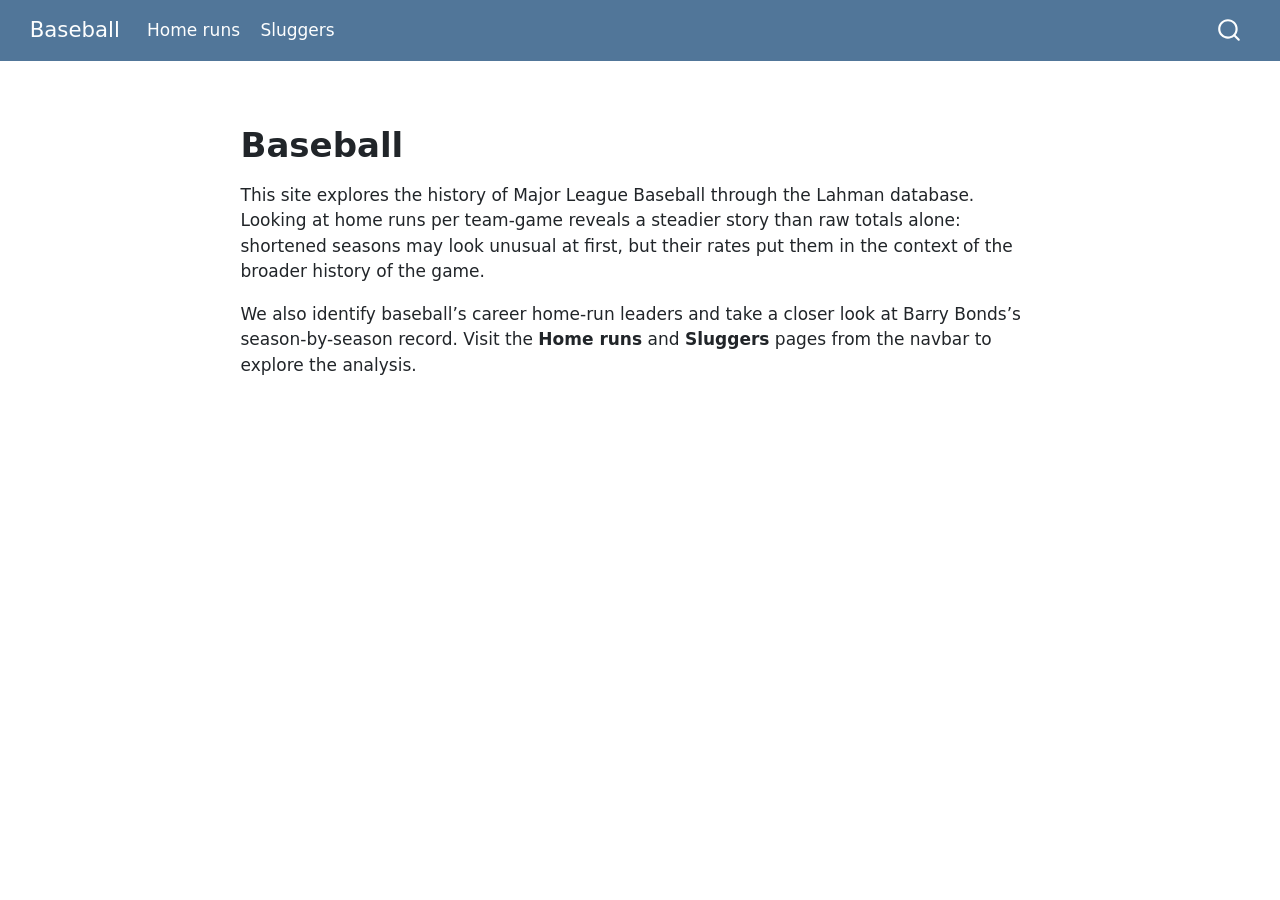
<file: index.html>
<!DOCTYPE html>
<html xmlns="http://www.w3.org/1999/xhtml" lang="en" xml:lang="en"><head>

<meta charset="utf-8">
<meta name="generator" content="quarto-1.10.18">

<meta name="viewport" content="width=device-width, initial-scale=1.0, user-scalable=yes">


<title>Baseball</title>
<style>
/* Default styles provided by pandoc.
** See https://pandoc.org/MANUAL.html#variables-for-html for config info.
*/
span.smallcaps{font-variant: small-caps;}
div.columns{display: flex; gap: 1.5em;}
div.column{flex: auto;}
@media screen {
div.columns{gap: min(4vw, 1.5em);}
div.column{overflow-x: auto;}
}
div.hanging-indent{margin-left: 1.5em; text-indent: -1.5em;}
ul.task-list{list-style: none;}
ul.task-list li input[type="checkbox"] {
  width: 0.8em;
  margin: 0 0.8em 0.2em -1em; /* quarto-specific, see https://github.com/quarto-dev/quarto-cli/issues/4556 */ 
  vertical-align: middle;
}
</style>


<script src="site_libs/quarto-nav/quarto-nav.js"></script>
<script src="site_libs/quarto-nav/headroom.min.js"></script>
<script src="site_libs/clipboard/clipboard.min.js"></script>
<script src="site_libs/quarto-search/autocomplete.umd.js"></script>
<script src="site_libs/quarto-search/fuse.min.js"></script>
<script src="site_libs/quarto-search/quarto-search.js"></script>
<meta name="quarto:offset" content="./">
<script src="site_libs/quarto-html/quarto.js" type="module"></script>
<script src="site_libs/quarto-html/tabsets/tabsets.js" type="module"></script>
<script src="site_libs/quarto-html/popper.min.js"></script>
<script src="site_libs/quarto-html/tippy.umd.min.js"></script>
<script src="site_libs/quarto-html/anchor.min.js"></script>
<link href="site_libs/quarto-html/tippy.css" rel="stylesheet">
<link href="site_libs/quarto-html/quarto-syntax-highlighting-64a204ab8560d761af7679ceaba22944.css" rel="stylesheet" id="quarto-text-highlighting-styles">
<script src="site_libs/bootstrap/bootstrap.min.js"></script>
<link href="site_libs/bootstrap/bootstrap-icons.css" rel="stylesheet">
<link href="site_libs/bootstrap/bootstrap-c0e69984648beb6ea283aa33ed33b9aa.min.css" rel="stylesheet" append-hash="true" id="quarto-bootstrap" data-mode="light">
<script id="quarto-search-options" type="application/json">{
  "location": "navbar",
  "copy-button": false,
  "collapse-after": 3,
  "panel-placement": "end",
  "type": "overlay",
  "limit": 50,
  "keyboard-shortcut": [
    "f",
    "/",
    "s"
  ],
  "show-item-context": false,
  "language": {
    "search-no-results-text": "No results",
    "search-matching-documents-text": "matching documents",
    "search-copy-link-title": "Copy link to search",
    "search-hide-matches-text": "Hide additional matches",
    "search-more-match-text": "more match in this document",
    "search-more-matches-text": "more matches in this document",
    "search-clear-button-title": "Clear",
    "search-text-placeholder": "",
    "search-detached-cancel-button-title": "Cancel",
    "search-submit-button-title": "Submit",
    "search-label": "Search"
  }
}</script>


</head>

<body class="nav-fixed fullcontent quarto-light">

<div id="quarto-search-results"></div>
  <header id="quarto-header" class="headroom fixed-top">
    <nav class="navbar navbar-expand-lg " data-bs-theme="dark">
      <div class="navbar-container container-fluid">
      <div class="navbar-brand-container mx-auto">
    <a class="navbar-brand" href="./index.html">
    <span class="navbar-title">Baseball</span>
    </a>
  </div>
            <div id="quarto-search" class="" title="Search"></div>
          <button class="navbar-toggler" type="button" data-bs-toggle="collapse" data-bs-target="#navbarCollapse" aria-controls="navbarCollapse" role="menu" aria-expanded="false" aria-label="Toggle navigation" onclick="if (window.quartoToggleHeadroom) { window.quartoToggleHeadroom(); }">
  <span class="navbar-toggler-icon"></span>
</button>
          <div class="collapse navbar-collapse" id="navbarCollapse">
            <ul class="navbar-nav navbar-nav-scroll me-auto">
  <li class="nav-item">
    <a class="nav-link" href="./home-runs.html"> 
<span class="menu-text">Home runs</span></a>
  </li>  
  <li class="nav-item">
    <a class="nav-link" href="./sluggers.html"> 
<span class="menu-text">Sluggers</span></a>
  </li>  
</ul>
          </div> <!-- /navcollapse -->
            <div class="quarto-navbar-tools">
</div>
      </div> <!-- /container-fluid -->
    </nav>
</header>
<!-- content -->
<div id="quarto-content" class="quarto-container page-columns page-rows-contents page-layout-article page-navbar">
<!-- sidebar -->
<!-- margin-sidebar -->
    
<!-- main -->
<main class="content" id="quarto-document-content"><header id="title-block-header" class="quarto-title-block"></header>




<section id="baseball" class="level1">
<h1>Baseball</h1>
<p>This site explores the history of Major League Baseball through the Lahman database. Looking at home runs per team-game reveals a steadier story than raw totals alone: shortened seasons may look unusual at first, but their rates put them in the context of the broader history of the game.</p>
<p>We also identify baseball’s career home-run leaders and take a closer look at Barry Bonds’s season-by-season record. Visit the <strong>Home runs</strong> and <strong>Sluggers</strong> pages from the navbar to explore the analysis.</p>


</section>

</main> <!-- /main -->
<script id="quarto-html-after-body" type="application/javascript">
  window.document.addEventListener("DOMContentLoaded", function (event) {
    const icon = "";
    const anchorJS = new window.AnchorJS();
    anchorJS.options = {
      placement: 'right',
      icon: icon
    };
    anchorJS.add('.anchored');
    const isCodeAnnotation = (el) => {
      for (const clz of el.classList) {
        if (clz.startsWith('code-annotation-')) {                     
          return true;
        }
      }
      return false;
    }
    const onCopySuccess = function(e) {
      // button target
      const button = e.trigger;
      // don't keep focus
      button.blur();
      // flash "checked"
      button.classList.add('code-copy-button-checked');
      var currentTitle = button.getAttribute("title");
      button.setAttribute("title", "Copied!");
      let tooltip;
      if (window.bootstrap) {
        button.setAttribute("data-bs-toggle", "tooltip");
        button.setAttribute("data-bs-placement", "left");
        button.setAttribute("data-bs-title", "Copied!");
        tooltip = new bootstrap.Tooltip(button, 
          { trigger: "manual", 
            customClass: "code-copy-button-tooltip",
            offset: [0, -8]});
        tooltip.show();    
      }
      setTimeout(function() {
        if (tooltip) {
          tooltip.hide();
          button.removeAttribute("data-bs-title");
          button.removeAttribute("data-bs-toggle");
          button.removeAttribute("data-bs-placement");
        }
        button.setAttribute("title", currentTitle);
        button.classList.remove('code-copy-button-checked');
      }, 1000);
      // clear code selection
      e.clearSelection();
    }
    const getTextToCopy = function(trigger) {
      const outerScaffold = trigger.parentElement.cloneNode(true);
      const codeEl = outerScaffold.querySelector('code');
      for (const childEl of codeEl.children) {
        if (isCodeAnnotation(childEl)) {
          childEl.remove();
        }
      }
      return codeEl.innerText;
    }
    const clipboard = new window.ClipboardJS('.code-copy-button:not([data-in-quarto-modal])', {
      text: getTextToCopy
    });
    clipboard.on('success', onCopySuccess);
    if (window.document.getElementById('quarto-embedded-source-code-modal')) {
      const clipboardModal = new window.ClipboardJS('.code-copy-button[data-in-quarto-modal]', {
        text: getTextToCopy,
        container: window.document.getElementById('quarto-embedded-source-code-modal')
      });
      clipboardModal.on('success', onCopySuccess);
    }
      var localhostRegex = new RegExp(/^(?:http|https):\/\/localhost\:?[0-9]*\//);
      var mailtoRegex = new RegExp(/^mailto:/);
        var filterRegex = new RegExp('/' + window.location.host + '/');
      var isInternal = (href) => {
          return filterRegex.test(href) || localhostRegex.test(href) || mailtoRegex.test(href);
      }
      // Inspect non-navigation links and adorn them if external
     var links = window.document.querySelectorAll('a[href]:not(.nav-link):not(.navbar-brand):not(.toc-action):not(.sidebar-link):not(.sidebar-item-toggle):not(.pagination-link):not(.no-external):not([aria-hidden]):not(.dropdown-item):not(.quarto-navigation-tool):not(.about-link)');
      for (var i=0; i<links.length; i++) {
        const link = links[i];
        if (!isInternal(link.href)) {
          // undo the damage that might have been done by quarto-nav.js in the case of
          // links that we want to consider external
          if (link.dataset.originalHref !== undefined) {
            link.href = link.dataset.originalHref;
          }
        }
      }
    function tippyHover(el, contentFn, onTriggerFn, onUntriggerFn) {
      const config = {
        allowHTML: true,
        maxWidth: 500,
        delay: 100,
        arrow: false,
        appendTo: function(el) {
            return el.parentElement;
        },
        interactive: true,
        interactiveBorder: 10,
        theme: 'quarto',
        placement: 'bottom-start',
      };
      if (contentFn) {
        config.content = contentFn;
      }
      if (onTriggerFn) {
        config.onTrigger = onTriggerFn;
      }
      if (onUntriggerFn) {
        config.onUntrigger = onUntriggerFn;
      }
      window.tippy(el, config); 
    }
    const noterefs = window.document.querySelectorAll('a[role="doc-noteref"]');
    for (var i=0; i<noterefs.length; i++) {
      const ref = noterefs[i];
      tippyHover(ref, function() {
        // use id or data attribute instead here
        let href = ref.getAttribute('data-footnote-href') || ref.getAttribute('href');
        try { href = new URL(href).hash; } catch {}
        const id = href.replace(/^#\/?/, "");
        const note = window.document.getElementById(id);
        if (note) {
          return note.innerHTML;
        } else {
          return "";
        }
      });
    }
    const xrefs = window.document.querySelectorAll('a.quarto-xref');
    const processXRef = (id, note) => {
      // Strip column container classes
      const stripColumnClz = (el) => {
        el.classList.remove("page-full", "page-columns");
        if (el.children) {
          for (const child of el.children) {
            stripColumnClz(child);
          }
        }
      }
      stripColumnClz(note)
      if (id === null || id.startsWith('sec-')) {
        // Special case sections, only their first couple elements
        const container = document.createElement("div");
        if (note.children && note.children.length > 2) {
          container.appendChild(note.children[0].cloneNode(true));
          for (let i = 1; i < note.children.length; i++) {
            const child = note.children[i];
            if (child.tagName === "P" && child.innerText === "") {
              continue;
            } else {
              container.appendChild(child.cloneNode(true));
              break;
            }
          }
          if (window.Quarto?.typesetMath) {
            window.Quarto.typesetMath(container);
          }
          return container.innerHTML
        } else {
          if (window.Quarto?.typesetMath) {
            window.Quarto.typesetMath(note);
          }
          return note.innerHTML;
        }
      } else {
        // Remove any anchor links if they are present
        const anchorLink = note.querySelector('a.anchorjs-link');
        if (anchorLink) {
          anchorLink.remove();
        }
        if (window.Quarto?.typesetMath) {
          window.Quarto.typesetMath(note);
        }
        if (note.classList.contains("callout")) {
          return note.outerHTML;
        } else {
          return note.innerHTML;
        }
      }
    }
    for (var i=0; i<xrefs.length; i++) {
      const xref = xrefs[i];
      tippyHover(xref, undefined, function(instance) {
        instance.disable();
        let url = xref.getAttribute('href');
        let hash = undefined; 
        if (url.startsWith('#')) {
          hash = url;
        } else {
          try { hash = new URL(url).hash; } catch {}
        }
        if (hash) {
          const id = hash.replace(/^#\/?/, "");
          const note = window.document.getElementById(id);
          if (note !== null) {
            try {
              const html = processXRef(id, note.cloneNode(true));
              instance.setContent(html);
            } finally {
              instance.enable();
              instance.show();
            }
          } else {
            // See if we can fetch this
            fetch(url.split('#')[0])
            .then(res => res.text())
            .then(html => {
              const parser = new DOMParser();
              const htmlDoc = parser.parseFromString(html, "text/html");
              const note = htmlDoc.getElementById(id);
              if (note !== null) {
                const html = processXRef(id, note);
                instance.setContent(html);
              } 
            }).finally(() => {
              instance.enable();
              instance.show();
            });
          }
        } else {
          // See if we can fetch a full url (with no hash to target)
          // This is a special case and we should probably do some content thinning / targeting
          fetch(url)
          .then(res => res.text())
          .then(html => {
            const parser = new DOMParser();
            const htmlDoc = parser.parseFromString(html, "text/html");
            const note = htmlDoc.querySelector('main.content');
            if (note !== null) {
              // This should only happen for chapter cross references
              // (since there is no id in the URL)
              // remove the first header
              if (note.children.length > 0 && note.children[0].tagName === "HEADER") {
                note.children[0].remove();
              }
              const html = processXRef(null, note);
              instance.setContent(html);
            } 
          }).finally(() => {
            instance.enable();
            instance.show();
          });
        }
      }, function(instance) {
      });
    }
        let selectedAnnoteEl;
        const selectorForAnnotation = ( cell, annotation) => {
          let cellAttr = 'data-code-cell="' + cell + '"';
          let lineAttr = 'data-code-annotation="' +  annotation + '"';
          const selector = 'span[' + cellAttr + '][' + lineAttr + ']';
          return selector;
        }
        const selectCodeLines = (annoteEl) => {
          const doc = window.document;
          const targetCell = annoteEl.getAttribute("data-target-cell");
          const targetAnnotation = annoteEl.getAttribute("data-target-annotation");
          const annoteSpan = window.document.querySelector(selectorForAnnotation(targetCell, targetAnnotation));
          const lines = annoteSpan.getAttribute("data-code-lines").split(",");
          const lineIds = lines.map((line) => {
            return targetCell + "-" + line;
          })
          let top = null;
          let height = null;
          let parent = null;
          if (lineIds.length > 0) {
              //compute the position of the single el (top and bottom and make a div)
              const el = window.document.getElementById(lineIds[0]);
              top = el.offsetTop;
              height = el.offsetHeight;
              parent = el.parentElement.parentElement;
            if (lineIds.length > 1) {
              const lastEl = window.document.getElementById(lineIds[lineIds.length - 1]);
              const bottom = lastEl.offsetTop + lastEl.offsetHeight;
              height = bottom - top;
            }
            if (top !== null && height !== null && parent !== null) {
              // cook up a div (if necessary) and position it 
              let div = window.document.getElementById("code-annotation-line-highlight");
              if (div === null) {
                div = window.document.createElement("div");
                div.setAttribute("id", "code-annotation-line-highlight");
                div.style.position = 'absolute';
                parent.appendChild(div);
              }
              div.style.top = top - 2 + "px";
              div.style.height = height + 4 + "px";
              div.style.left = 0;
              let gutterDiv = window.document.getElementById("code-annotation-line-highlight-gutter");
              if (gutterDiv === null) {
                gutterDiv = window.document.createElement("div");
                gutterDiv.setAttribute("id", "code-annotation-line-highlight-gutter");
                gutterDiv.style.position = 'absolute';
                const codeCell = window.document.getElementById(targetCell);
                const gutter = codeCell.querySelector('.code-annotation-gutter');
                gutter.appendChild(gutterDiv);
              }
              gutterDiv.style.top = top - 2 + "px";
              gutterDiv.style.height = height + 4 + "px";
            }
            selectedAnnoteEl = annoteEl;
          }
        };
        const unselectCodeLines = () => {
          const elementsIds = ["code-annotation-line-highlight", "code-annotation-line-highlight-gutter"];
          elementsIds.forEach((elId) => {
            const div = window.document.getElementById(elId);
            if (div) {
              div.remove();
            }
          });
          selectedAnnoteEl = undefined;
        };
          // Handle positioning of the toggle
      window.addEventListener(
        "resize",
        throttle(() => {
          elRect = undefined;
          if (selectedAnnoteEl) {
            selectCodeLines(selectedAnnoteEl);
          }
        }, 10)
      );
      function throttle(fn, ms) {
      let throttle = false;
      let timer;
        return (...args) => {
          if(!throttle) { // first call gets through
              fn.apply(this, args);
              throttle = true;
          } else { // all the others get throttled
              if(timer) clearTimeout(timer); // cancel #2
              timer = setTimeout(() => {
                fn.apply(this, args);
                timer = throttle = false;
              }, ms);
          }
        };
      }
        // Attach click handler to the DT
        const annoteDls = window.document.querySelectorAll('dt[data-target-cell]');
        for (const annoteDlNode of annoteDls) {
          annoteDlNode.addEventListener('click', (event) => {
            const clickedEl = event.target;
            if (clickedEl !== selectedAnnoteEl) {
              unselectCodeLines();
              const activeEl = window.document.querySelector('dt[data-target-cell].code-annotation-active');
              if (activeEl) {
                activeEl.classList.remove('code-annotation-active');
              }
              selectCodeLines(clickedEl);
              clickedEl.classList.add('code-annotation-active');
            } else {
              // Unselect the line
              unselectCodeLines();
              clickedEl.classList.remove('code-annotation-active');
            }
          });
        }
    const findCites = (el) => {
      const parentEl = el.parentElement;
      if (parentEl) {
        const cites = parentEl.dataset.cites;
        if (cites) {
          return {
            el,
            cites: cites.split(' ')
          };
        } else {
          return findCites(el.parentElement)
        }
      } else {
        return undefined;
      }
    };
    var bibliorefs = window.document.querySelectorAll('a[role="doc-biblioref"]');
    for (var i=0; i<bibliorefs.length; i++) {
      const ref = bibliorefs[i];
      const citeInfo = findCites(ref);
      if (citeInfo) {
        tippyHover(citeInfo.el, function() {
          var popup = window.document.createElement('div');
          citeInfo.cites.forEach(function(cite) {
            var citeDiv = window.document.createElement('div');
            citeDiv.classList.add('hanging-indent');
            citeDiv.classList.add('csl-entry');
            var biblioDiv = window.document.getElementById('ref-' + cite);
            if (biblioDiv) {
              citeDiv.innerHTML = biblioDiv.innerHTML;
            }
            popup.appendChild(citeDiv);
          });
          return popup.innerHTML;
        });
      }
    }
  });
  </script>
</div> <!-- /content -->




</body></html>
</file>
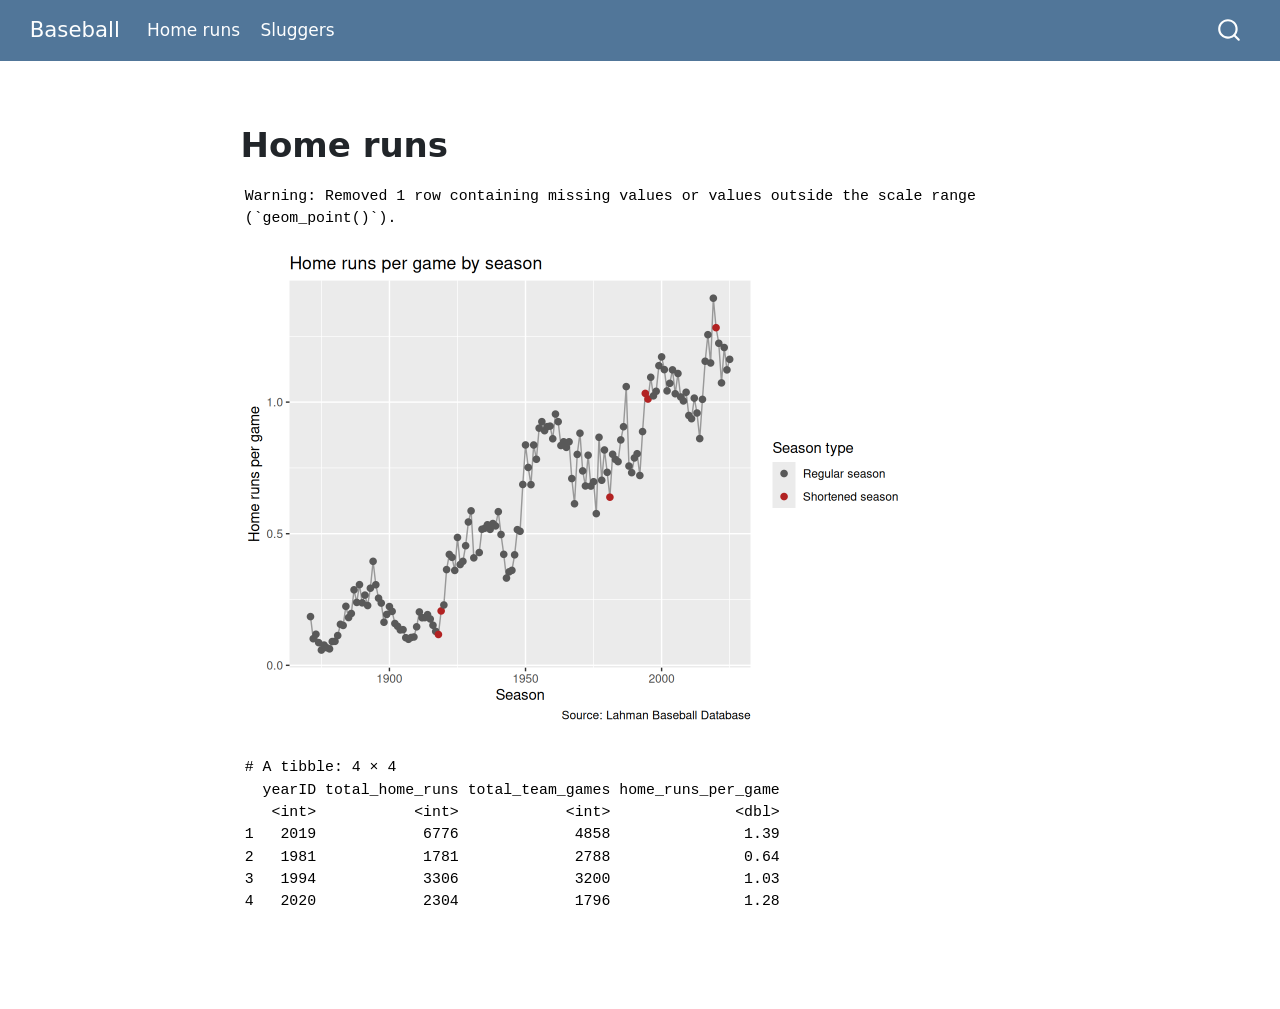
<file: home-runs.html>
<!DOCTYPE html>
<html xmlns="http://www.w3.org/1999/xhtml" lang="en" xml:lang="en"><head>

<meta charset="utf-8">
<meta name="generator" content="quarto-1.10.18">

<meta name="viewport" content="width=device-width, initial-scale=1.0, user-scalable=yes">


<title>home-runs – Baseball</title>
<style>
/* Default styles provided by pandoc.
** See https://pandoc.org/MANUAL.html#variables-for-html for config info.
*/
span.smallcaps{font-variant: small-caps;}
div.columns{display: flex; gap: 1.5em;}
div.column{flex: auto;}
@media screen {
div.columns{gap: min(4vw, 1.5em);}
div.column{overflow-x: auto;}
}
div.hanging-indent{margin-left: 1.5em; text-indent: -1.5em;}
ul.task-list{list-style: none;}
ul.task-list li input[type="checkbox"] {
  width: 0.8em;
  margin: 0 0.8em 0.2em -1em; /* quarto-specific, see https://github.com/quarto-dev/quarto-cli/issues/4556 */ 
  vertical-align: middle;
}
</style>


<script src="site_libs/quarto-nav/quarto-nav.js"></script>
<script src="site_libs/quarto-nav/headroom.min.js"></script>
<script src="site_libs/clipboard/clipboard.min.js"></script>
<script src="site_libs/quarto-search/autocomplete.umd.js"></script>
<script src="site_libs/quarto-search/fuse.min.js"></script>
<script src="site_libs/quarto-search/quarto-search.js"></script>
<meta name="quarto:offset" content="./">
<script src="site_libs/quarto-html/quarto.js" type="module"></script>
<script src="site_libs/quarto-html/tabsets/tabsets.js" type="module"></script>
<script src="site_libs/quarto-html/popper.min.js"></script>
<script src="site_libs/quarto-html/tippy.umd.min.js"></script>
<script src="site_libs/quarto-html/anchor.min.js"></script>
<link href="site_libs/quarto-html/tippy.css" rel="stylesheet">
<link href="site_libs/quarto-html/quarto-syntax-highlighting-64a204ab8560d761af7679ceaba22944.css" rel="stylesheet" id="quarto-text-highlighting-styles">
<script src="site_libs/bootstrap/bootstrap.min.js"></script>
<link href="site_libs/bootstrap/bootstrap-icons.css" rel="stylesheet">
<link href="site_libs/bootstrap/bootstrap-c0e69984648beb6ea283aa33ed33b9aa.min.css" rel="stylesheet" append-hash="true" id="quarto-bootstrap" data-mode="light">
<script id="quarto-search-options" type="application/json">{
  "location": "navbar",
  "copy-button": false,
  "collapse-after": 3,
  "panel-placement": "end",
  "type": "overlay",
  "limit": 50,
  "keyboard-shortcut": [
    "f",
    "/",
    "s"
  ],
  "show-item-context": false,
  "language": {
    "search-no-results-text": "No results",
    "search-matching-documents-text": "matching documents",
    "search-copy-link-title": "Copy link to search",
    "search-hide-matches-text": "Hide additional matches",
    "search-more-match-text": "more match in this document",
    "search-more-matches-text": "more matches in this document",
    "search-clear-button-title": "Clear",
    "search-text-placeholder": "",
    "search-detached-cancel-button-title": "Cancel",
    "search-submit-button-title": "Submit",
    "search-label": "Search"
  }
}</script>


</head>

<body class="nav-fixed fullcontent quarto-light">

<div id="quarto-search-results"></div>
  <header id="quarto-header" class="headroom fixed-top">
    <nav class="navbar navbar-expand-lg " data-bs-theme="dark">
      <div class="navbar-container container-fluid">
      <div class="navbar-brand-container mx-auto">
    <a class="navbar-brand" href="./index.html">
    <span class="navbar-title">Baseball</span>
    </a>
  </div>
            <div id="quarto-search" class="" title="Search"></div>
          <button class="navbar-toggler" type="button" data-bs-toggle="collapse" data-bs-target="#navbarCollapse" aria-controls="navbarCollapse" role="menu" aria-expanded="false" aria-label="Toggle navigation" onclick="if (window.quartoToggleHeadroom) { window.quartoToggleHeadroom(); }">
  <span class="navbar-toggler-icon"></span>
</button>
          <div class="collapse navbar-collapse" id="navbarCollapse">
            <ul class="navbar-nav navbar-nav-scroll me-auto">
  <li class="nav-item">
    <a class="nav-link active" href="./home-runs.html" aria-current="page"> 
<span class="menu-text">Home runs</span></a>
  </li>  
  <li class="nav-item">
    <a class="nav-link" href="./sluggers.html"> 
<span class="menu-text">Sluggers</span></a>
  </li>  
</ul>
          </div> <!-- /navcollapse -->
            <div class="quarto-navbar-tools">
</div>
      </div> <!-- /container-fluid -->
    </nav>
</header>
<!-- content -->
<div id="quarto-content" class="quarto-container page-columns page-rows-contents page-layout-article page-navbar">
<!-- sidebar -->
<!-- margin-sidebar -->
    
<!-- main -->
<main class="content" id="quarto-document-content"><header id="title-block-header" class="quarto-title-block"></header>




<section id="home-runs" class="level1">
<h1>Home runs</h1>
<div class="cell">
<div class="cell-output cell-output-stderr">
<pre><code>Warning: Removed 1 row containing missing values or values outside the scale range
(`geom_point()`).</code></pre>
</div>
<div class="cell-output-display">
<div>
<figure class="figure">
<p><img src="home-runs_files/figure-html/unnamed-chunk-3-1.png" class="img-fluid figure-img" width="672"></p>
</figure>
</div>
</div>
</div>
<div class="cell">
<div class="cell-output cell-output-stdout">
<pre><code># A tibble: 4 × 4
  yearID total_home_runs total_team_games home_runs_per_game
   &lt;int&gt;           &lt;int&gt;            &lt;int&gt;              &lt;dbl&gt;
1   2019            6776             4858               1.39
2   1981            1781             2788               0.64
3   1994            3306             3200               1.03
4   2020            2304             1796               1.28</code></pre>
</div>
</div>


</section>

</main> <!-- /main -->
<script id="quarto-html-after-body" type="application/javascript">
  window.document.addEventListener("DOMContentLoaded", function (event) {
    const icon = "";
    const anchorJS = new window.AnchorJS();
    anchorJS.options = {
      placement: 'right',
      icon: icon
    };
    anchorJS.add('.anchored');
    const isCodeAnnotation = (el) => {
      for (const clz of el.classList) {
        if (clz.startsWith('code-annotation-')) {                     
          return true;
        }
      }
      return false;
    }
    const onCopySuccess = function(e) {
      // button target
      const button = e.trigger;
      // don't keep focus
      button.blur();
      // flash "checked"
      button.classList.add('code-copy-button-checked');
      var currentTitle = button.getAttribute("title");
      button.setAttribute("title", "Copied!");
      let tooltip;
      if (window.bootstrap) {
        button.setAttribute("data-bs-toggle", "tooltip");
        button.setAttribute("data-bs-placement", "left");
        button.setAttribute("data-bs-title", "Copied!");
        tooltip = new bootstrap.Tooltip(button, 
          { trigger: "manual", 
            customClass: "code-copy-button-tooltip",
            offset: [0, -8]});
        tooltip.show();    
      }
      setTimeout(function() {
        if (tooltip) {
          tooltip.hide();
          button.removeAttribute("data-bs-title");
          button.removeAttribute("data-bs-toggle");
          button.removeAttribute("data-bs-placement");
        }
        button.setAttribute("title", currentTitle);
        button.classList.remove('code-copy-button-checked');
      }, 1000);
      // clear code selection
      e.clearSelection();
    }
    const getTextToCopy = function(trigger) {
      const outerScaffold = trigger.parentElement.cloneNode(true);
      const codeEl = outerScaffold.querySelector('code');
      for (const childEl of codeEl.children) {
        if (isCodeAnnotation(childEl)) {
          childEl.remove();
        }
      }
      return codeEl.innerText;
    }
    const clipboard = new window.ClipboardJS('.code-copy-button:not([data-in-quarto-modal])', {
      text: getTextToCopy
    });
    clipboard.on('success', onCopySuccess);
    if (window.document.getElementById('quarto-embedded-source-code-modal')) {
      const clipboardModal = new window.ClipboardJS('.code-copy-button[data-in-quarto-modal]', {
        text: getTextToCopy,
        container: window.document.getElementById('quarto-embedded-source-code-modal')
      });
      clipboardModal.on('success', onCopySuccess);
    }
      var localhostRegex = new RegExp(/^(?:http|https):\/\/localhost\:?[0-9]*\//);
      var mailtoRegex = new RegExp(/^mailto:/);
        var filterRegex = new RegExp('/' + window.location.host + '/');
      var isInternal = (href) => {
          return filterRegex.test(href) || localhostRegex.test(href) || mailtoRegex.test(href);
      }
      // Inspect non-navigation links and adorn them if external
     var links = window.document.querySelectorAll('a[href]:not(.nav-link):not(.navbar-brand):not(.toc-action):not(.sidebar-link):not(.sidebar-item-toggle):not(.pagination-link):not(.no-external):not([aria-hidden]):not(.dropdown-item):not(.quarto-navigation-tool):not(.about-link)');
      for (var i=0; i<links.length; i++) {
        const link = links[i];
        if (!isInternal(link.href)) {
          // undo the damage that might have been done by quarto-nav.js in the case of
          // links that we want to consider external
          if (link.dataset.originalHref !== undefined) {
            link.href = link.dataset.originalHref;
          }
        }
      }
    function tippyHover(el, contentFn, onTriggerFn, onUntriggerFn) {
      const config = {
        allowHTML: true,
        maxWidth: 500,
        delay: 100,
        arrow: false,
        appendTo: function(el) {
            return el.parentElement;
        },
        interactive: true,
        interactiveBorder: 10,
        theme: 'quarto',
        placement: 'bottom-start',
      };
      if (contentFn) {
        config.content = contentFn;
      }
      if (onTriggerFn) {
        config.onTrigger = onTriggerFn;
      }
      if (onUntriggerFn) {
        config.onUntrigger = onUntriggerFn;
      }
      window.tippy(el, config); 
    }
    const noterefs = window.document.querySelectorAll('a[role="doc-noteref"]');
    for (var i=0; i<noterefs.length; i++) {
      const ref = noterefs[i];
      tippyHover(ref, function() {
        // use id or data attribute instead here
        let href = ref.getAttribute('data-footnote-href') || ref.getAttribute('href');
        try { href = new URL(href).hash; } catch {}
        const id = href.replace(/^#\/?/, "");
        const note = window.document.getElementById(id);
        if (note) {
          return note.innerHTML;
        } else {
          return "";
        }
      });
    }
    const xrefs = window.document.querySelectorAll('a.quarto-xref');
    const processXRef = (id, note) => {
      // Strip column container classes
      const stripColumnClz = (el) => {
        el.classList.remove("page-full", "page-columns");
        if (el.children) {
          for (const child of el.children) {
            stripColumnClz(child);
          }
        }
      }
      stripColumnClz(note)
      if (id === null || id.startsWith('sec-')) {
        // Special case sections, only their first couple elements
        const container = document.createElement("div");
        if (note.children && note.children.length > 2) {
          container.appendChild(note.children[0].cloneNode(true));
          for (let i = 1; i < note.children.length; i++) {
            const child = note.children[i];
            if (child.tagName === "P" && child.innerText === "") {
              continue;
            } else {
              container.appendChild(child.cloneNode(true));
              break;
            }
          }
          if (window.Quarto?.typesetMath) {
            window.Quarto.typesetMath(container);
          }
          return container.innerHTML
        } else {
          if (window.Quarto?.typesetMath) {
            window.Quarto.typesetMath(note);
          }
          return note.innerHTML;
        }
      } else {
        // Remove any anchor links if they are present
        const anchorLink = note.querySelector('a.anchorjs-link');
        if (anchorLink) {
          anchorLink.remove();
        }
        if (window.Quarto?.typesetMath) {
          window.Quarto.typesetMath(note);
        }
        if (note.classList.contains("callout")) {
          return note.outerHTML;
        } else {
          return note.innerHTML;
        }
      }
    }
    for (var i=0; i<xrefs.length; i++) {
      const xref = xrefs[i];
      tippyHover(xref, undefined, function(instance) {
        instance.disable();
        let url = xref.getAttribute('href');
        let hash = undefined; 
        if (url.startsWith('#')) {
          hash = url;
        } else {
          try { hash = new URL(url).hash; } catch {}
        }
        if (hash) {
          const id = hash.replace(/^#\/?/, "");
          const note = window.document.getElementById(id);
          if (note !== null) {
            try {
              const html = processXRef(id, note.cloneNode(true));
              instance.setContent(html);
            } finally {
              instance.enable();
              instance.show();
            }
          } else {
            // See if we can fetch this
            fetch(url.split('#')[0])
            .then(res => res.text())
            .then(html => {
              const parser = new DOMParser();
              const htmlDoc = parser.parseFromString(html, "text/html");
              const note = htmlDoc.getElementById(id);
              if (note !== null) {
                const html = processXRef(id, note);
                instance.setContent(html);
              } 
            }).finally(() => {
              instance.enable();
              instance.show();
            });
          }
        } else {
          // See if we can fetch a full url (with no hash to target)
          // This is a special case and we should probably do some content thinning / targeting
          fetch(url)
          .then(res => res.text())
          .then(html => {
            const parser = new DOMParser();
            const htmlDoc = parser.parseFromString(html, "text/html");
            const note = htmlDoc.querySelector('main.content');
            if (note !== null) {
              // This should only happen for chapter cross references
              // (since there is no id in the URL)
              // remove the first header
              if (note.children.length > 0 && note.children[0].tagName === "HEADER") {
                note.children[0].remove();
              }
              const html = processXRef(null, note);
              instance.setContent(html);
            } 
          }).finally(() => {
            instance.enable();
            instance.show();
          });
        }
      }, function(instance) {
      });
    }
        let selectedAnnoteEl;
        const selectorForAnnotation = ( cell, annotation) => {
          let cellAttr = 'data-code-cell="' + cell + '"';
          let lineAttr = 'data-code-annotation="' +  annotation + '"';
          const selector = 'span[' + cellAttr + '][' + lineAttr + ']';
          return selector;
        }
        const selectCodeLines = (annoteEl) => {
          const doc = window.document;
          const targetCell = annoteEl.getAttribute("data-target-cell");
          const targetAnnotation = annoteEl.getAttribute("data-target-annotation");
          const annoteSpan = window.document.querySelector(selectorForAnnotation(targetCell, targetAnnotation));
          const lines = annoteSpan.getAttribute("data-code-lines").split(",");
          const lineIds = lines.map((line) => {
            return targetCell + "-" + line;
          })
          let top = null;
          let height = null;
          let parent = null;
          if (lineIds.length > 0) {
              //compute the position of the single el (top and bottom and make a div)
              const el = window.document.getElementById(lineIds[0]);
              top = el.offsetTop;
              height = el.offsetHeight;
              parent = el.parentElement.parentElement;
            if (lineIds.length > 1) {
              const lastEl = window.document.getElementById(lineIds[lineIds.length - 1]);
              const bottom = lastEl.offsetTop + lastEl.offsetHeight;
              height = bottom - top;
            }
            if (top !== null && height !== null && parent !== null) {
              // cook up a div (if necessary) and position it 
              let div = window.document.getElementById("code-annotation-line-highlight");
              if (div === null) {
                div = window.document.createElement("div");
                div.setAttribute("id", "code-annotation-line-highlight");
                div.style.position = 'absolute';
                parent.appendChild(div);
              }
              div.style.top = top - 2 + "px";
              div.style.height = height + 4 + "px";
              div.style.left = 0;
              let gutterDiv = window.document.getElementById("code-annotation-line-highlight-gutter");
              if (gutterDiv === null) {
                gutterDiv = window.document.createElement("div");
                gutterDiv.setAttribute("id", "code-annotation-line-highlight-gutter");
                gutterDiv.style.position = 'absolute';
                const codeCell = window.document.getElementById(targetCell);
                const gutter = codeCell.querySelector('.code-annotation-gutter');
                gutter.appendChild(gutterDiv);
              }
              gutterDiv.style.top = top - 2 + "px";
              gutterDiv.style.height = height + 4 + "px";
            }
            selectedAnnoteEl = annoteEl;
          }
        };
        const unselectCodeLines = () => {
          const elementsIds = ["code-annotation-line-highlight", "code-annotation-line-highlight-gutter"];
          elementsIds.forEach((elId) => {
            const div = window.document.getElementById(elId);
            if (div) {
              div.remove();
            }
          });
          selectedAnnoteEl = undefined;
        };
          // Handle positioning of the toggle
      window.addEventListener(
        "resize",
        throttle(() => {
          elRect = undefined;
          if (selectedAnnoteEl) {
            selectCodeLines(selectedAnnoteEl);
          }
        }, 10)
      );
      function throttle(fn, ms) {
      let throttle = false;
      let timer;
        return (...args) => {
          if(!throttle) { // first call gets through
              fn.apply(this, args);
              throttle = true;
          } else { // all the others get throttled
              if(timer) clearTimeout(timer); // cancel #2
              timer = setTimeout(() => {
                fn.apply(this, args);
                timer = throttle = false;
              }, ms);
          }
        };
      }
        // Attach click handler to the DT
        const annoteDls = window.document.querySelectorAll('dt[data-target-cell]');
        for (const annoteDlNode of annoteDls) {
          annoteDlNode.addEventListener('click', (event) => {
            const clickedEl = event.target;
            if (clickedEl !== selectedAnnoteEl) {
              unselectCodeLines();
              const activeEl = window.document.querySelector('dt[data-target-cell].code-annotation-active');
              if (activeEl) {
                activeEl.classList.remove('code-annotation-active');
              }
              selectCodeLines(clickedEl);
              clickedEl.classList.add('code-annotation-active');
            } else {
              // Unselect the line
              unselectCodeLines();
              clickedEl.classList.remove('code-annotation-active');
            }
          });
        }
    const findCites = (el) => {
      const parentEl = el.parentElement;
      if (parentEl) {
        const cites = parentEl.dataset.cites;
        if (cites) {
          return {
            el,
            cites: cites.split(' ')
          };
        } else {
          return findCites(el.parentElement)
        }
      } else {
        return undefined;
      }
    };
    var bibliorefs = window.document.querySelectorAll('a[role="doc-biblioref"]');
    for (var i=0; i<bibliorefs.length; i++) {
      const ref = bibliorefs[i];
      const citeInfo = findCites(ref);
      if (citeInfo) {
        tippyHover(citeInfo.el, function() {
          var popup = window.document.createElement('div');
          citeInfo.cites.forEach(function(cite) {
            var citeDiv = window.document.createElement('div');
            citeDiv.classList.add('hanging-indent');
            citeDiv.classList.add('csl-entry');
            var biblioDiv = window.document.getElementById('ref-' + cite);
            if (biblioDiv) {
              citeDiv.innerHTML = biblioDiv.innerHTML;
            }
            popup.appendChild(citeDiv);
          });
          return popup.innerHTML;
        });
      }
    }
  });
  </script>
</div> <!-- /content -->




</body></html>
</file>
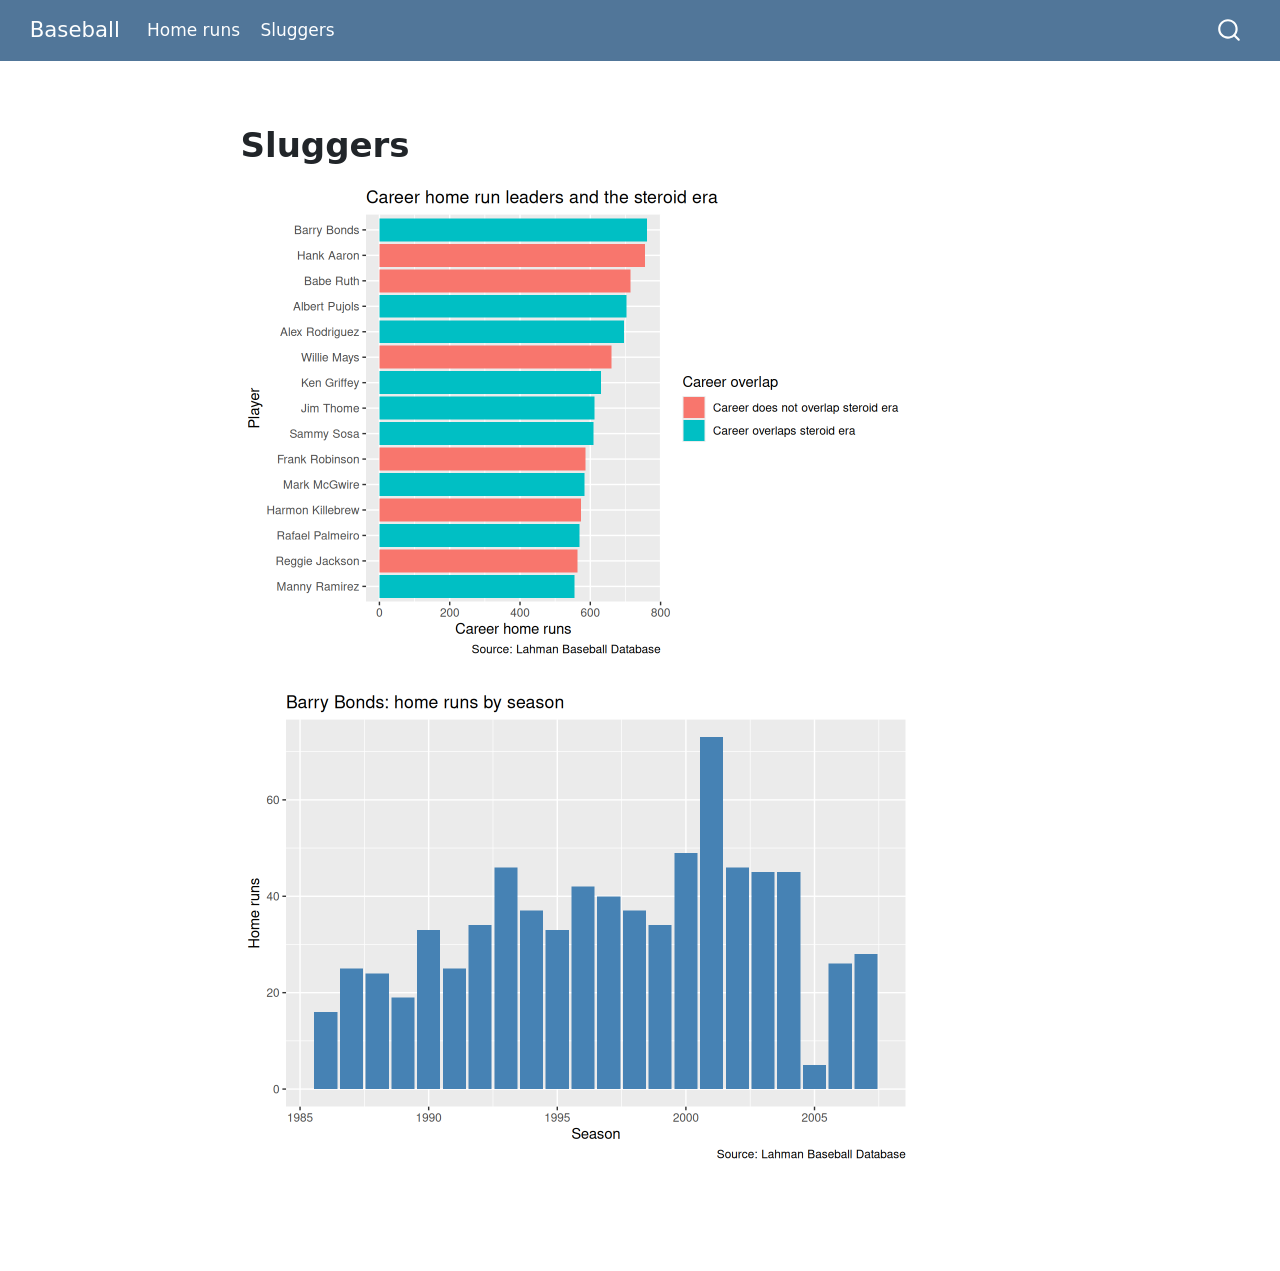
<file: sluggers.html>
<!DOCTYPE html>
<html xmlns="http://www.w3.org/1999/xhtml" lang="en" xml:lang="en"><head>

<meta charset="utf-8">
<meta name="generator" content="quarto-1.10.18">

<meta name="viewport" content="width=device-width, initial-scale=1.0, user-scalable=yes">


<title>sluggers – Baseball</title>
<style>
/* Default styles provided by pandoc.
** See https://pandoc.org/MANUAL.html#variables-for-html for config info.
*/
span.smallcaps{font-variant: small-caps;}
div.columns{display: flex; gap: 1.5em;}
div.column{flex: auto;}
@media screen {
div.columns{gap: min(4vw, 1.5em);}
div.column{overflow-x: auto;}
}
div.hanging-indent{margin-left: 1.5em; text-indent: -1.5em;}
ul.task-list{list-style: none;}
ul.task-list li input[type="checkbox"] {
  width: 0.8em;
  margin: 0 0.8em 0.2em -1em; /* quarto-specific, see https://github.com/quarto-dev/quarto-cli/issues/4556 */ 
  vertical-align: middle;
}
</style>


<script src="site_libs/quarto-nav/quarto-nav.js"></script>
<script src="site_libs/quarto-nav/headroom.min.js"></script>
<script src="site_libs/clipboard/clipboard.min.js"></script>
<script src="site_libs/quarto-search/autocomplete.umd.js"></script>
<script src="site_libs/quarto-search/fuse.min.js"></script>
<script src="site_libs/quarto-search/quarto-search.js"></script>
<meta name="quarto:offset" content="./">
<script src="site_libs/quarto-html/quarto.js" type="module"></script>
<script src="site_libs/quarto-html/tabsets/tabsets.js" type="module"></script>
<script src="site_libs/quarto-html/popper.min.js"></script>
<script src="site_libs/quarto-html/tippy.umd.min.js"></script>
<script src="site_libs/quarto-html/anchor.min.js"></script>
<link href="site_libs/quarto-html/tippy.css" rel="stylesheet">
<link href="site_libs/quarto-html/quarto-syntax-highlighting-64a204ab8560d761af7679ceaba22944.css" rel="stylesheet" id="quarto-text-highlighting-styles">
<script src="site_libs/bootstrap/bootstrap.min.js"></script>
<link href="site_libs/bootstrap/bootstrap-icons.css" rel="stylesheet">
<link href="site_libs/bootstrap/bootstrap-c0e69984648beb6ea283aa33ed33b9aa.min.css" rel="stylesheet" append-hash="true" id="quarto-bootstrap" data-mode="light">
<script id="quarto-search-options" type="application/json">{
  "location": "navbar",
  "copy-button": false,
  "collapse-after": 3,
  "panel-placement": "end",
  "type": "overlay",
  "limit": 50,
  "keyboard-shortcut": [
    "f",
    "/",
    "s"
  ],
  "show-item-context": false,
  "language": {
    "search-no-results-text": "No results",
    "search-matching-documents-text": "matching documents",
    "search-copy-link-title": "Copy link to search",
    "search-hide-matches-text": "Hide additional matches",
    "search-more-match-text": "more match in this document",
    "search-more-matches-text": "more matches in this document",
    "search-clear-button-title": "Clear",
    "search-text-placeholder": "",
    "search-detached-cancel-button-title": "Cancel",
    "search-submit-button-title": "Submit",
    "search-label": "Search"
  }
}</script>


</head>

<body class="nav-fixed fullcontent quarto-light">

<div id="quarto-search-results"></div>
  <header id="quarto-header" class="headroom fixed-top">
    <nav class="navbar navbar-expand-lg " data-bs-theme="dark">
      <div class="navbar-container container-fluid">
      <div class="navbar-brand-container mx-auto">
    <a class="navbar-brand" href="./index.html">
    <span class="navbar-title">Baseball</span>
    </a>
  </div>
            <div id="quarto-search" class="" title="Search"></div>
          <button class="navbar-toggler" type="button" data-bs-toggle="collapse" data-bs-target="#navbarCollapse" aria-controls="navbarCollapse" role="menu" aria-expanded="false" aria-label="Toggle navigation" onclick="if (window.quartoToggleHeadroom) { window.quartoToggleHeadroom(); }">
  <span class="navbar-toggler-icon"></span>
</button>
          <div class="collapse navbar-collapse" id="navbarCollapse">
            <ul class="navbar-nav navbar-nav-scroll me-auto">
  <li class="nav-item">
    <a class="nav-link" href="./home-runs.html"> 
<span class="menu-text">Home runs</span></a>
  </li>  
  <li class="nav-item">
    <a class="nav-link active" href="./sluggers.html" aria-current="page"> 
<span class="menu-text">Sluggers</span></a>
  </li>  
</ul>
          </div> <!-- /navcollapse -->
            <div class="quarto-navbar-tools">
</div>
      </div> <!-- /container-fluid -->
    </nav>
</header>
<!-- content -->
<div id="quarto-content" class="quarto-container page-columns page-rows-contents page-layout-article page-navbar">
<!-- sidebar -->
<!-- margin-sidebar -->
    
<!-- main -->
<main class="content" id="quarto-document-content"><header id="title-block-header" class="quarto-title-block"></header>




<section id="sluggers" class="level1">
<h1>Sluggers</h1>
<div class="cell">
<div class="cell-output-display">
<div>
<figure class="figure">
<p><img src="sluggers_files/figure-html/unnamed-chunk-1-1.png" class="img-fluid figure-img" width="672"></p>
</figure>
</div>
</div>
<div class="cell-output-display">
<div>
<figure class="figure">
<p><img src="sluggers_files/figure-html/unnamed-chunk-1-2.png" class="img-fluid figure-img" width="672"></p>
</figure>
</div>
</div>
</div>


</section>

</main> <!-- /main -->
<script id="quarto-html-after-body" type="application/javascript">
  window.document.addEventListener("DOMContentLoaded", function (event) {
    const icon = "";
    const anchorJS = new window.AnchorJS();
    anchorJS.options = {
      placement: 'right',
      icon: icon
    };
    anchorJS.add('.anchored');
    const isCodeAnnotation = (el) => {
      for (const clz of el.classList) {
        if (clz.startsWith('code-annotation-')) {                     
          return true;
        }
      }
      return false;
    }
    const onCopySuccess = function(e) {
      // button target
      const button = e.trigger;
      // don't keep focus
      button.blur();
      // flash "checked"
      button.classList.add('code-copy-button-checked');
      var currentTitle = button.getAttribute("title");
      button.setAttribute("title", "Copied!");
      let tooltip;
      if (window.bootstrap) {
        button.setAttribute("data-bs-toggle", "tooltip");
        button.setAttribute("data-bs-placement", "left");
        button.setAttribute("data-bs-title", "Copied!");
        tooltip = new bootstrap.Tooltip(button, 
          { trigger: "manual", 
            customClass: "code-copy-button-tooltip",
            offset: [0, -8]});
        tooltip.show();    
      }
      setTimeout(function() {
        if (tooltip) {
          tooltip.hide();
          button.removeAttribute("data-bs-title");
          button.removeAttribute("data-bs-toggle");
          button.removeAttribute("data-bs-placement");
        }
        button.setAttribute("title", currentTitle);
        button.classList.remove('code-copy-button-checked');
      }, 1000);
      // clear code selection
      e.clearSelection();
    }
    const getTextToCopy = function(trigger) {
      const outerScaffold = trigger.parentElement.cloneNode(true);
      const codeEl = outerScaffold.querySelector('code');
      for (const childEl of codeEl.children) {
        if (isCodeAnnotation(childEl)) {
          childEl.remove();
        }
      }
      return codeEl.innerText;
    }
    const clipboard = new window.ClipboardJS('.code-copy-button:not([data-in-quarto-modal])', {
      text: getTextToCopy
    });
    clipboard.on('success', onCopySuccess);
    if (window.document.getElementById('quarto-embedded-source-code-modal')) {
      const clipboardModal = new window.ClipboardJS('.code-copy-button[data-in-quarto-modal]', {
        text: getTextToCopy,
        container: window.document.getElementById('quarto-embedded-source-code-modal')
      });
      clipboardModal.on('success', onCopySuccess);
    }
      var localhostRegex = new RegExp(/^(?:http|https):\/\/localhost\:?[0-9]*\//);
      var mailtoRegex = new RegExp(/^mailto:/);
        var filterRegex = new RegExp('/' + window.location.host + '/');
      var isInternal = (href) => {
          return filterRegex.test(href) || localhostRegex.test(href) || mailtoRegex.test(href);
      }
      // Inspect non-navigation links and adorn them if external
     var links = window.document.querySelectorAll('a[href]:not(.nav-link):not(.navbar-brand):not(.toc-action):not(.sidebar-link):not(.sidebar-item-toggle):not(.pagination-link):not(.no-external):not([aria-hidden]):not(.dropdown-item):not(.quarto-navigation-tool):not(.about-link)');
      for (var i=0; i<links.length; i++) {
        const link = links[i];
        if (!isInternal(link.href)) {
          // undo the damage that might have been done by quarto-nav.js in the case of
          // links that we want to consider external
          if (link.dataset.originalHref !== undefined) {
            link.href = link.dataset.originalHref;
          }
        }
      }
    function tippyHover(el, contentFn, onTriggerFn, onUntriggerFn) {
      const config = {
        allowHTML: true,
        maxWidth: 500,
        delay: 100,
        arrow: false,
        appendTo: function(el) {
            return el.parentElement;
        },
        interactive: true,
        interactiveBorder: 10,
        theme: 'quarto',
        placement: 'bottom-start',
      };
      if (contentFn) {
        config.content = contentFn;
      }
      if (onTriggerFn) {
        config.onTrigger = onTriggerFn;
      }
      if (onUntriggerFn) {
        config.onUntrigger = onUntriggerFn;
      }
      window.tippy(el, config); 
    }
    const noterefs = window.document.querySelectorAll('a[role="doc-noteref"]');
    for (var i=0; i<noterefs.length; i++) {
      const ref = noterefs[i];
      tippyHover(ref, function() {
        // use id or data attribute instead here
        let href = ref.getAttribute('data-footnote-href') || ref.getAttribute('href');
        try { href = new URL(href).hash; } catch {}
        const id = href.replace(/^#\/?/, "");
        const note = window.document.getElementById(id);
        if (note) {
          return note.innerHTML;
        } else {
          return "";
        }
      });
    }
    const xrefs = window.document.querySelectorAll('a.quarto-xref');
    const processXRef = (id, note) => {
      // Strip column container classes
      const stripColumnClz = (el) => {
        el.classList.remove("page-full", "page-columns");
        if (el.children) {
          for (const child of el.children) {
            stripColumnClz(child);
          }
        }
      }
      stripColumnClz(note)
      if (id === null || id.startsWith('sec-')) {
        // Special case sections, only their first couple elements
        const container = document.createElement("div");
        if (note.children && note.children.length > 2) {
          container.appendChild(note.children[0].cloneNode(true));
          for (let i = 1; i < note.children.length; i++) {
            const child = note.children[i];
            if (child.tagName === "P" && child.innerText === "") {
              continue;
            } else {
              container.appendChild(child.cloneNode(true));
              break;
            }
          }
          if (window.Quarto?.typesetMath) {
            window.Quarto.typesetMath(container);
          }
          return container.innerHTML
        } else {
          if (window.Quarto?.typesetMath) {
            window.Quarto.typesetMath(note);
          }
          return note.innerHTML;
        }
      } else {
        // Remove any anchor links if they are present
        const anchorLink = note.querySelector('a.anchorjs-link');
        if (anchorLink) {
          anchorLink.remove();
        }
        if (window.Quarto?.typesetMath) {
          window.Quarto.typesetMath(note);
        }
        if (note.classList.contains("callout")) {
          return note.outerHTML;
        } else {
          return note.innerHTML;
        }
      }
    }
    for (var i=0; i<xrefs.length; i++) {
      const xref = xrefs[i];
      tippyHover(xref, undefined, function(instance) {
        instance.disable();
        let url = xref.getAttribute('href');
        let hash = undefined; 
        if (url.startsWith('#')) {
          hash = url;
        } else {
          try { hash = new URL(url).hash; } catch {}
        }
        if (hash) {
          const id = hash.replace(/^#\/?/, "");
          const note = window.document.getElementById(id);
          if (note !== null) {
            try {
              const html = processXRef(id, note.cloneNode(true));
              instance.setContent(html);
            } finally {
              instance.enable();
              instance.show();
            }
          } else {
            // See if we can fetch this
            fetch(url.split('#')[0])
            .then(res => res.text())
            .then(html => {
              const parser = new DOMParser();
              const htmlDoc = parser.parseFromString(html, "text/html");
              const note = htmlDoc.getElementById(id);
              if (note !== null) {
                const html = processXRef(id, note);
                instance.setContent(html);
              } 
            }).finally(() => {
              instance.enable();
              instance.show();
            });
          }
        } else {
          // See if we can fetch a full url (with no hash to target)
          // This is a special case and we should probably do some content thinning / targeting
          fetch(url)
          .then(res => res.text())
          .then(html => {
            const parser = new DOMParser();
            const htmlDoc = parser.parseFromString(html, "text/html");
            const note = htmlDoc.querySelector('main.content');
            if (note !== null) {
              // This should only happen for chapter cross references
              // (since there is no id in the URL)
              // remove the first header
              if (note.children.length > 0 && note.children[0].tagName === "HEADER") {
                note.children[0].remove();
              }
              const html = processXRef(null, note);
              instance.setContent(html);
            } 
          }).finally(() => {
            instance.enable();
            instance.show();
          });
        }
      }, function(instance) {
      });
    }
        let selectedAnnoteEl;
        const selectorForAnnotation = ( cell, annotation) => {
          let cellAttr = 'data-code-cell="' + cell + '"';
          let lineAttr = 'data-code-annotation="' +  annotation + '"';
          const selector = 'span[' + cellAttr + '][' + lineAttr + ']';
          return selector;
        }
        const selectCodeLines = (annoteEl) => {
          const doc = window.document;
          const targetCell = annoteEl.getAttribute("data-target-cell");
          const targetAnnotation = annoteEl.getAttribute("data-target-annotation");
          const annoteSpan = window.document.querySelector(selectorForAnnotation(targetCell, targetAnnotation));
          const lines = annoteSpan.getAttribute("data-code-lines").split(",");
          const lineIds = lines.map((line) => {
            return targetCell + "-" + line;
          })
          let top = null;
          let height = null;
          let parent = null;
          if (lineIds.length > 0) {
              //compute the position of the single el (top and bottom and make a div)
              const el = window.document.getElementById(lineIds[0]);
              top = el.offsetTop;
              height = el.offsetHeight;
              parent = el.parentElement.parentElement;
            if (lineIds.length > 1) {
              const lastEl = window.document.getElementById(lineIds[lineIds.length - 1]);
              const bottom = lastEl.offsetTop + lastEl.offsetHeight;
              height = bottom - top;
            }
            if (top !== null && height !== null && parent !== null) {
              // cook up a div (if necessary) and position it 
              let div = window.document.getElementById("code-annotation-line-highlight");
              if (div === null) {
                div = window.document.createElement("div");
                div.setAttribute("id", "code-annotation-line-highlight");
                div.style.position = 'absolute';
                parent.appendChild(div);
              }
              div.style.top = top - 2 + "px";
              div.style.height = height + 4 + "px";
              div.style.left = 0;
              let gutterDiv = window.document.getElementById("code-annotation-line-highlight-gutter");
              if (gutterDiv === null) {
                gutterDiv = window.document.createElement("div");
                gutterDiv.setAttribute("id", "code-annotation-line-highlight-gutter");
                gutterDiv.style.position = 'absolute';
                const codeCell = window.document.getElementById(targetCell);
                const gutter = codeCell.querySelector('.code-annotation-gutter');
                gutter.appendChild(gutterDiv);
              }
              gutterDiv.style.top = top - 2 + "px";
              gutterDiv.style.height = height + 4 + "px";
            }
            selectedAnnoteEl = annoteEl;
          }
        };
        const unselectCodeLines = () => {
          const elementsIds = ["code-annotation-line-highlight", "code-annotation-line-highlight-gutter"];
          elementsIds.forEach((elId) => {
            const div = window.document.getElementById(elId);
            if (div) {
              div.remove();
            }
          });
          selectedAnnoteEl = undefined;
        };
          // Handle positioning of the toggle
      window.addEventListener(
        "resize",
        throttle(() => {
          elRect = undefined;
          if (selectedAnnoteEl) {
            selectCodeLines(selectedAnnoteEl);
          }
        }, 10)
      );
      function throttle(fn, ms) {
      let throttle = false;
      let timer;
        return (...args) => {
          if(!throttle) { // first call gets through
              fn.apply(this, args);
              throttle = true;
          } else { // all the others get throttled
              if(timer) clearTimeout(timer); // cancel #2
              timer = setTimeout(() => {
                fn.apply(this, args);
                timer = throttle = false;
              }, ms);
          }
        };
      }
        // Attach click handler to the DT
        const annoteDls = window.document.querySelectorAll('dt[data-target-cell]');
        for (const annoteDlNode of annoteDls) {
          annoteDlNode.addEventListener('click', (event) => {
            const clickedEl = event.target;
            if (clickedEl !== selectedAnnoteEl) {
              unselectCodeLines();
              const activeEl = window.document.querySelector('dt[data-target-cell].code-annotation-active');
              if (activeEl) {
                activeEl.classList.remove('code-annotation-active');
              }
              selectCodeLines(clickedEl);
              clickedEl.classList.add('code-annotation-active');
            } else {
              // Unselect the line
              unselectCodeLines();
              clickedEl.classList.remove('code-annotation-active');
            }
          });
        }
    const findCites = (el) => {
      const parentEl = el.parentElement;
      if (parentEl) {
        const cites = parentEl.dataset.cites;
        if (cites) {
          return {
            el,
            cites: cites.split(' ')
          };
        } else {
          return findCites(el.parentElement)
        }
      } else {
        return undefined;
      }
    };
    var bibliorefs = window.document.querySelectorAll('a[role="doc-biblioref"]');
    for (var i=0; i<bibliorefs.length; i++) {
      const ref = bibliorefs[i];
      const citeInfo = findCites(ref);
      if (citeInfo) {
        tippyHover(citeInfo.el, function() {
          var popup = window.document.createElement('div');
          citeInfo.cites.forEach(function(cite) {
            var citeDiv = window.document.createElement('div');
            citeDiv.classList.add('hanging-indent');
            citeDiv.classList.add('csl-entry');
            var biblioDiv = window.document.getElementById('ref-' + cite);
            if (biblioDiv) {
              citeDiv.innerHTML = biblioDiv.innerHTML;
            }
            popup.appendChild(citeDiv);
          });
          return popup.innerHTML;
        });
      }
    }
  });
  </script>
</div> <!-- /content -->




</body></html>
</file>
<file: site_libs/quarto-html/tippy.css>
.tippy-box[data-animation=fade][data-state=hidden]{opacity:0}[data-tippy-root]{max-width:calc(100vw - 10px)}.tippy-box{position:relative;background-color:#333;color:#fff;border-radius:4px;font-size:14px;line-height:1.4;white-space:normal;outline:0;transition-property:transform,visibility,opacity}.tippy-box[data-placement^=top]>.tippy-arrow{bottom:0}.tippy-box[data-placement^=top]>.tippy-arrow:before{bottom:-7px;left:0;border-width:8px 8px 0;border-top-color:initial;transform-origin:center top}.tippy-box[data-placement^=bottom]>.tippy-arrow{top:0}.tippy-box[data-placement^=bottom]>.tippy-arrow:before{top:-7px;left:0;border-width:0 8px 8px;border-bottom-color:initial;transform-origin:center bottom}.tippy-box[data-placement^=left]>.tippy-arrow{right:0}.tippy-box[data-placement^=left]>.tippy-arrow:before{border-width:8px 0 8px 8px;border-left-color:initial;right:-7px;transform-origin:center left}.tippy-box[data-placement^=right]>.tippy-arrow{left:0}.tippy-box[data-placement^=right]>.tippy-arrow:before{left:-7px;border-width:8px 8px 8px 0;border-right-color:initial;transform-origin:center right}.tippy-box[data-inertia][data-state=visible]{transition-timing-function:cubic-bezier(.54,1.5,.38,1.11)}.tippy-arrow{width:16px;height:16px;color:#333}.tippy-arrow:before{content:"";position:absolute;border-color:transparent;border-style:solid}.tippy-content{position:relative;padding:5px 9px;z-index:1}
</file>
<file: site_libs/quarto-html/quarto-syntax-highlighting-64a204ab8560d761af7679ceaba22944.css>
/* quarto syntax highlight colors */
:root {
  --quarto-hl-ot-color: #003B4F;
  --quarto-hl-at-color: #657422;
  --quarto-hl-ss-color: #20794D;
  --quarto-hl-an-color: #5E5E5E;
  --quarto-hl-fu-color: #4758AB;
  --quarto-hl-st-color: #20794D;
  --quarto-hl-cf-color: #003B4F;
  --quarto-hl-op-color: #5E5E5E;
  --quarto-hl-er-color: #AD0000;
  --quarto-hl-bn-color: #AD0000;
  --quarto-hl-al-color: #AD0000;
  --quarto-hl-va-color: #111111;
  --quarto-hl-bu-color: inherit;
  --quarto-hl-ex-color: inherit;
  --quarto-hl-pp-color: #AD0000;
  --quarto-hl-in-color: #5E5E5E;
  --quarto-hl-vs-color: #20794D;
  --quarto-hl-wa-color: #5E5E5E;
  --quarto-hl-do-color: #5E5E5E;
  --quarto-hl-im-color: #00769E;
  --quarto-hl-ch-color: #20794D;
  --quarto-hl-dt-color: #AD0000;
  --quarto-hl-fl-color: #AD0000;
  --quarto-hl-co-color: #5E5E5E;
  --quarto-hl-cv-color: #5E5E5E;
  --quarto-hl-cn-color: #8f5902;
  --quarto-hl-sc-color: #5E5E5E;
  --quarto-hl-dv-color: #AD0000;
  --quarto-hl-kw-color: #003B4F;
}

/* other quarto variables */
:root {
  --quarto-font-monospace: SFMono-Regular, Menlo, Monaco, Consolas, "Liberation Mono", "Courier New", monospace;
}

/* syntax highlight based on Pandoc's rules */
pre > code.sourceCode > span {
  color: #003B4F;
}

code.sourceCode > span {
  color: #003B4F;
}

div.sourceCode,
div.sourceCode pre.sourceCode {
  color: #003B4F;
}

/* Normal */
code span {
  color: #003B4F;
}

/* Alert */
code span.al {
  color: #AD0000;
  font-style: inherit;
}

/* Annotation */
code span.an {
  color: #5E5E5E;
  font-style: inherit;
}

/* Attribute */
code span.at {
  color: #657422;
  font-style: inherit;
}

/* BaseN */
code span.bn {
  color: #AD0000;
  font-style: inherit;
}

/* BuiltIn */
code span.bu {
  font-style: inherit;
}

/* ControlFlow */
code span.cf {
  color: #003B4F;
  font-weight: bold;
  font-style: inherit;
}

/* Char */
code span.ch {
  color: #20794D;
  font-style: inherit;
}

/* Constant */
code span.cn {
  color: #8f5902;
  font-style: inherit;
}

/* Comment */
code span.co {
  color: #5E5E5E;
  font-style: inherit;
}

/* CommentVar */
code span.cv {
  color: #5E5E5E;
  font-style: italic;
}

/* Documentation */
code span.do {
  color: #5E5E5E;
  font-style: italic;
}

/* DataType */
code span.dt {
  color: #AD0000;
  font-style: inherit;
}

/* DecVal */
code span.dv {
  color: #AD0000;
  font-style: inherit;
}

/* Error */
code span.er {
  color: #AD0000;
  font-style: inherit;
}

/* Extension */
code span.ex {
  font-style: inherit;
}

/* Float */
code span.fl {
  color: #AD0000;
  font-style: inherit;
}

/* Function */
code span.fu {
  color: #4758AB;
  font-style: inherit;
}

/* Import */
code span.im {
  color: #00769E;
  font-style: inherit;
}

/* Information */
code span.in {
  color: #5E5E5E;
  font-style: inherit;
}

/* Keyword */
code span.kw {
  color: #003B4F;
  font-weight: bold;
  font-style: inherit;
}

/* Operator */
code span.op {
  color: #5E5E5E;
  font-style: inherit;
}

/* Other */
code span.ot {
  color: #003B4F;
  font-style: inherit;
}

/* Preprocessor */
code span.pp {
  color: #AD0000;
  font-style: inherit;
}

/* SpecialChar */
code span.sc {
  color: #5E5E5E;
  font-style: inherit;
}

/* SpecialString */
code span.ss {
  color: #20794D;
  font-style: inherit;
}

/* String */
code span.st {
  color: #20794D;
  font-style: inherit;
}

/* Variable */
code span.va {
  color: #111111;
  font-style: inherit;
}

/* VerbatimString */
code span.vs {
  color: #20794D;
  font-style: inherit;
}

/* Warning */
code span.wa {
  color: #5E5E5E;
  font-style: italic;
}

.prevent-inlining {
  content: "</";
}

/*# sourceMappingURL=9d8d5bb603a83b8298b89080a598c93b.css.map */
</file>
